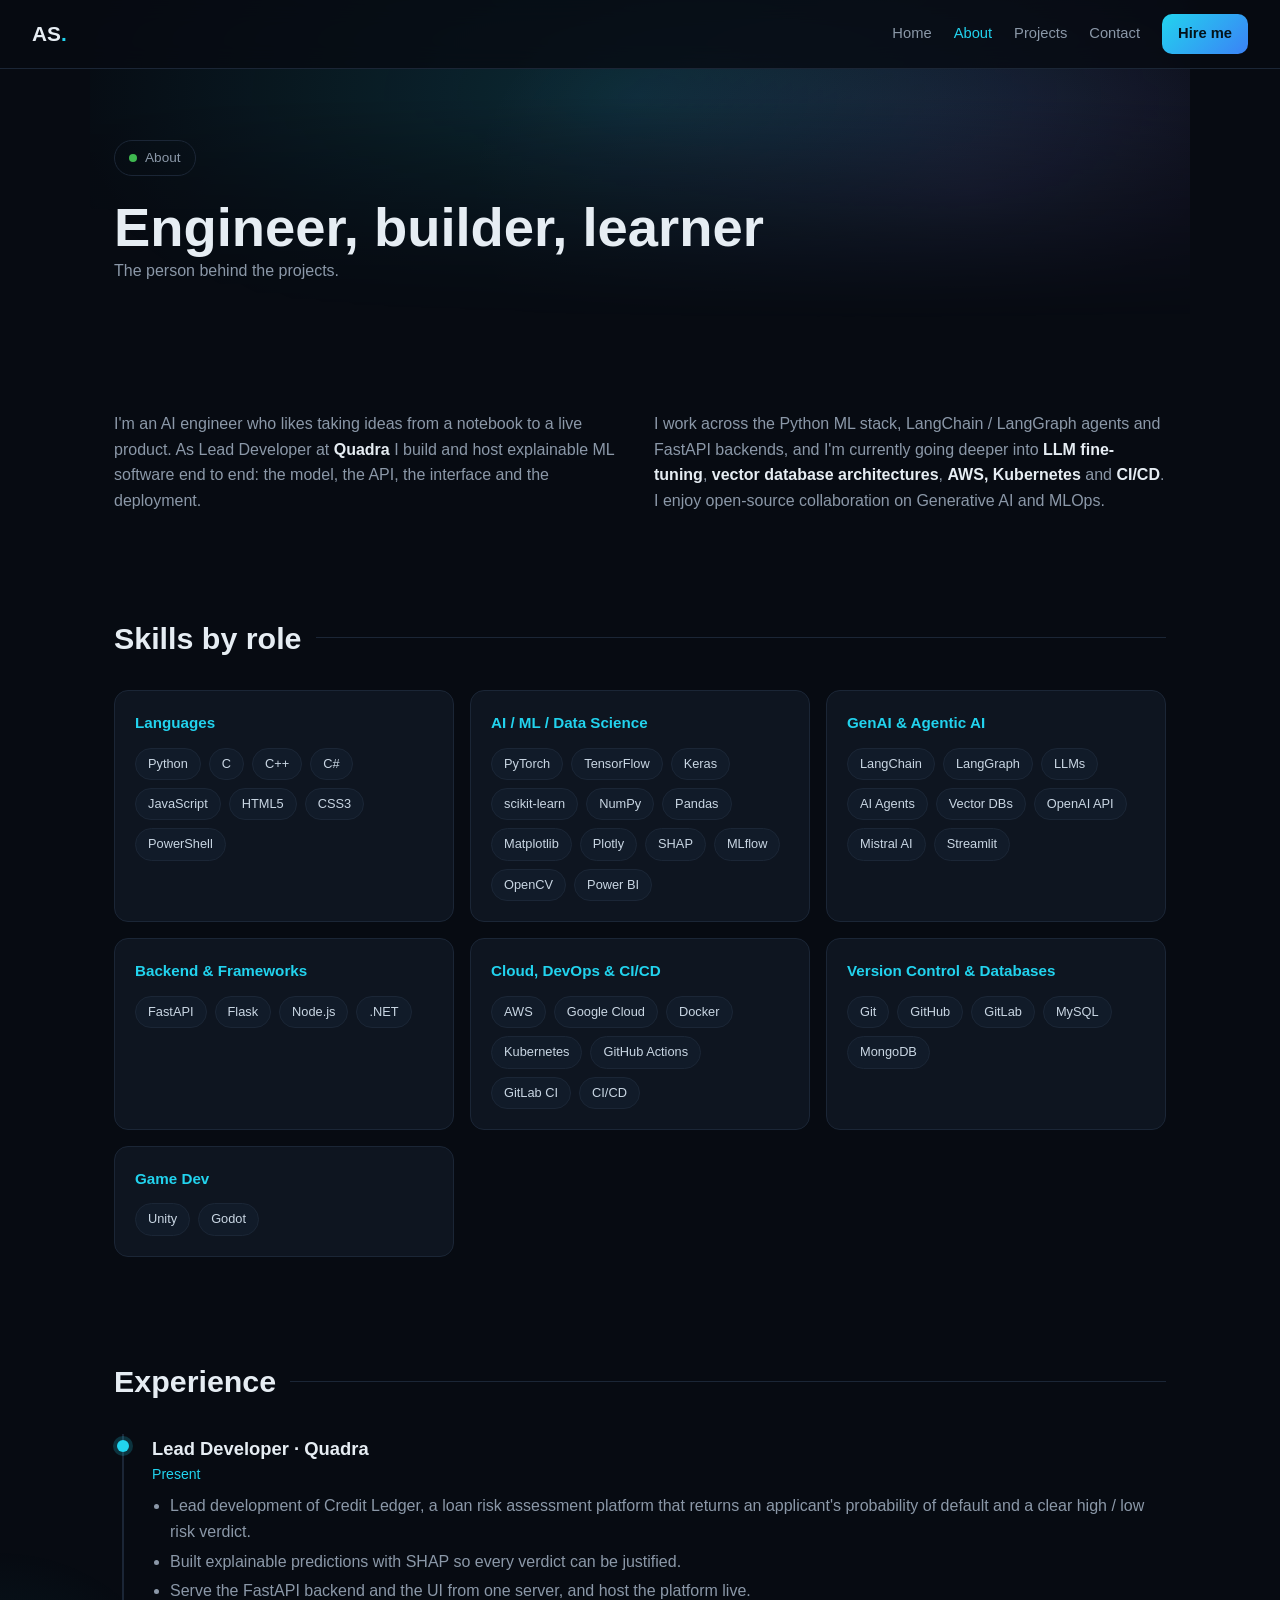
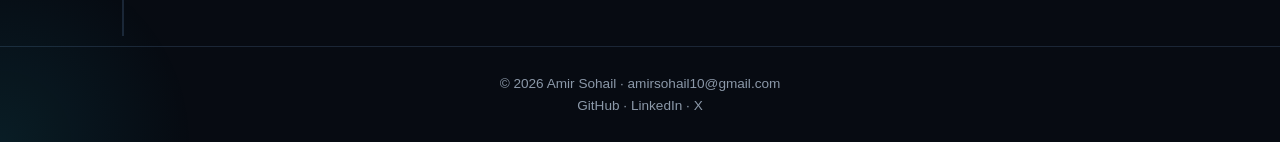
<file: about.html>
<!DOCTYPE html>
<html lang="en">
<head>
<meta charset="UTF-8">
<meta name="viewport" content="width=device-width, initial-scale=1.0">
<title>About | Amir Sohail</title>
<meta name="description" content="About Amir Sohail: skills, experience and background.">
<meta name="theme-color" content="#070b12"><link rel="icon" href="favicon.svg" type="image/svg+xml"><link rel="stylesheet" href="css/style.css">
</head>
<body>
<div class="progress" id="progress"></div>
<div id="nav"></div>
<main>
<section class="wrap phead"><div class="glow"></div><p class="eyebrow"><i></i> About</p><h1>Engineer, builder, learner</h1><p class="lead">The person behind the projects.</p></section>
<section class="wrap reveal"><div class="about">
  <p>I'm an AI engineer who likes taking ideas from a notebook to a live product. As Lead Developer at <b>Quadra</b> I build and host explainable ML software end to end: the model, the API, the interface and the deployment.</p>
  <p>I work across the Python ML stack, LangChain / LangGraph agents and FastAPI backends, and I'm currently going deeper into <b>LLM fine-tuning</b>, <b>vector database architectures</b>, <b>AWS, Kubernetes</b> and <b>CI/CD</b>. I enjoy open-source collaboration on Generative AI and MLOps.</p></div></section>
<section class="wrap reveal"><h3 class="sec">Skills by role</h3><div class="skills" id="skillGrid"></div></section>
<section class="wrap reveal"><h3 class="sec">Experience</h3><div class="timeline" id="timeline"></div></section>
</main>
<div id="foot"></div>
<script src="js/projects-data.js" defer></script>
<script src="js/script.js" defer></script>
</body>
</html>
</file>
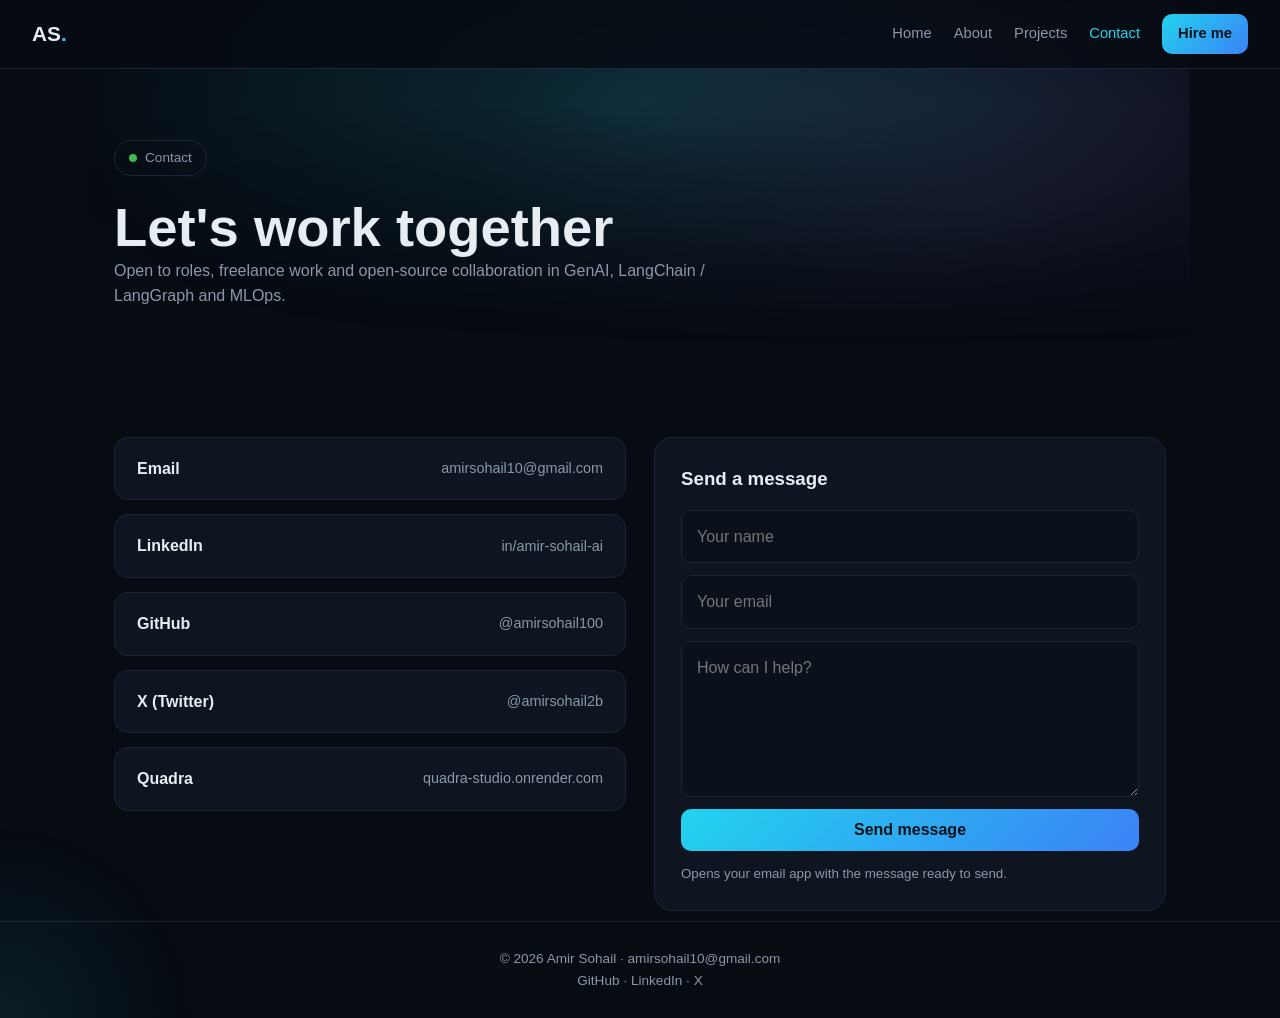
<file: contact.html>
<!DOCTYPE html>
<html lang="en">
<head>
<meta charset="UTF-8">
<meta name="viewport" content="width=device-width, initial-scale=1.0">
<title>Contact | Amir Sohail</title>
<meta name="description" content="Get in touch with Amir Sohail.">
<meta name="theme-color" content="#070b12"><link rel="icon" href="favicon.svg" type="image/svg+xml"><link rel="stylesheet" href="css/style.css">
</head>
<body>
<div class="progress" id="progress"></div>
<div id="nav"></div>
<main>
<section class="wrap phead"><div class="glow"></div><p class="eyebrow"><i></i> Contact</p><h1>Let's work together</h1><p class="lead">Open to roles, freelance work and open-source collaboration in GenAI, LangChain / LangGraph and MLOps.</p></section>
<section class="wrap"><div class="cgrid"><div class="cards"><a class="cc" href="mailto:amirsohail10@gmail.com" target="_blank" rel="noopener"><b>Email</b><span>amirsohail10@gmail.com</span></a><a class="cc" href="https://linkedin.com/in/amir-sohail-ai" target="_blank" rel="noopener"><b>LinkedIn</b><span>in/amir-sohail-ai</span></a><a class="cc" href="https://github.com/amirsohail100" target="_blank" rel="noopener"><b>GitHub</b><span>@amirsohail100</span></a><a class="cc" href="https://x.com/amirsohail2b" target="_blank" rel="noopener"><b>X (Twitter)</b><span>@amirsohail2b</span></a><a class="cc" href="https://quadra-studio.onrender.com" target="_blank" rel="noopener"><b>Quadra</b><span>quadra-studio.onrender.com</span></a></div>
  <form id="cform" class="form"><h3>Send a message</h3><input name="name" placeholder="Your name" required><input name="email" type="email" placeholder="Your email" required><textarea name="msg" rows="5" placeholder="How can I help?" required></textarea><button class="btn" type="submit">Send message</button><small>Opens your email app with the message ready to send.</small></form></div></section>
</main>
<div id="foot"></div>
<script src="js/projects-data.js" defer></script>
<script src="js/script.js" defer></script>
</body>
</html>
</file>
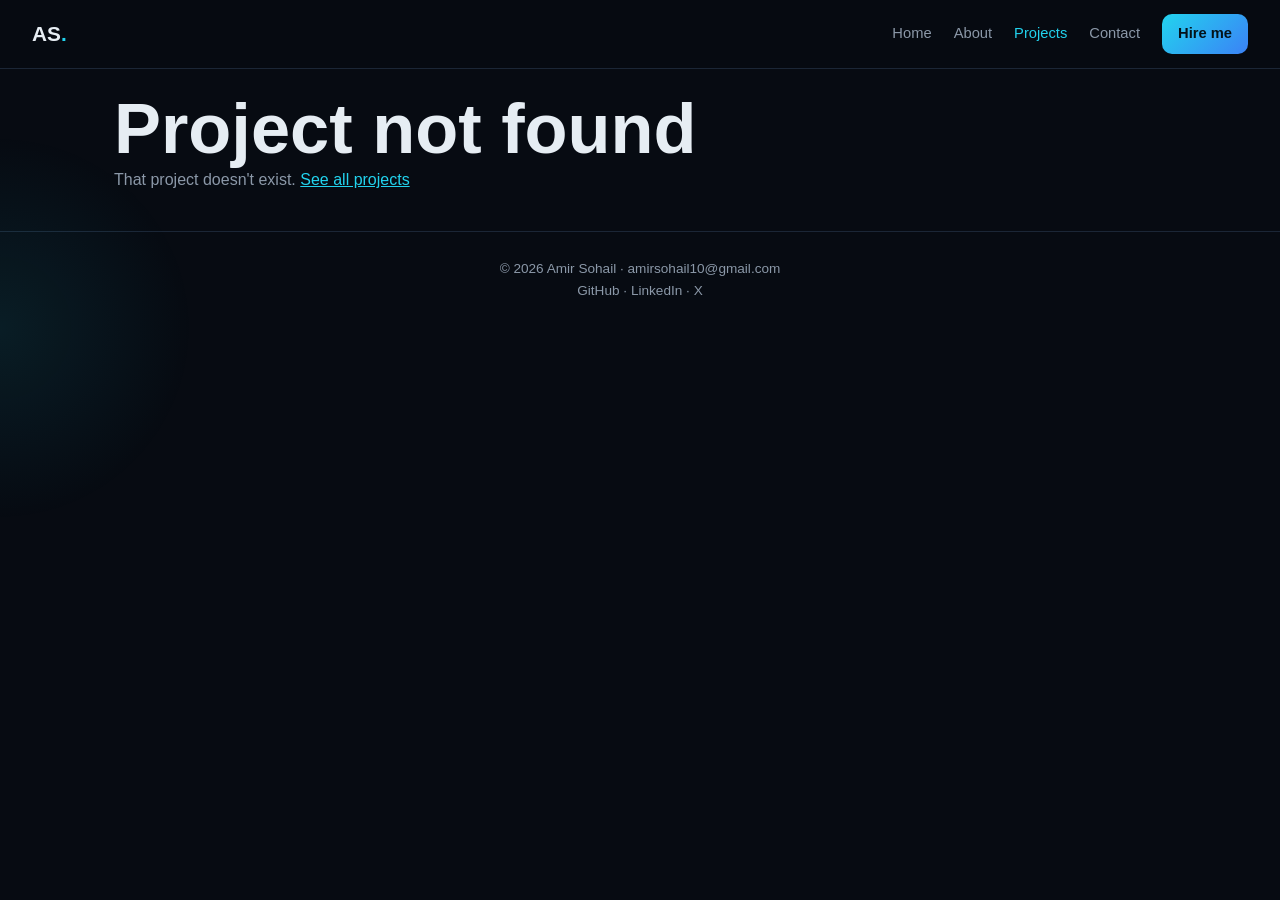
<file: project.html>
<!DOCTYPE html>
<html lang="en">
<head>
<meta charset="UTF-8">
<meta name="viewport" content="width=device-width, initial-scale=1.0">
<title>Project | Amir Sohail</title>
<meta name="description" content="Project details.">
<meta name="theme-color" content="#070b12"><link rel="icon" href="favicon.svg" type="image/svg+xml"><link rel="stylesheet" href="css/style.css">
</head>
<body>
<div class="progress" id="progress"></div>
<div id="nav"></div>
<main>
<section id="detail"></section>
</main>
<div id="foot"></div>
<script src="js/projects-data.js" defer></script>
<script src="js/script.js" defer></script>
</body>
</html>
</file>
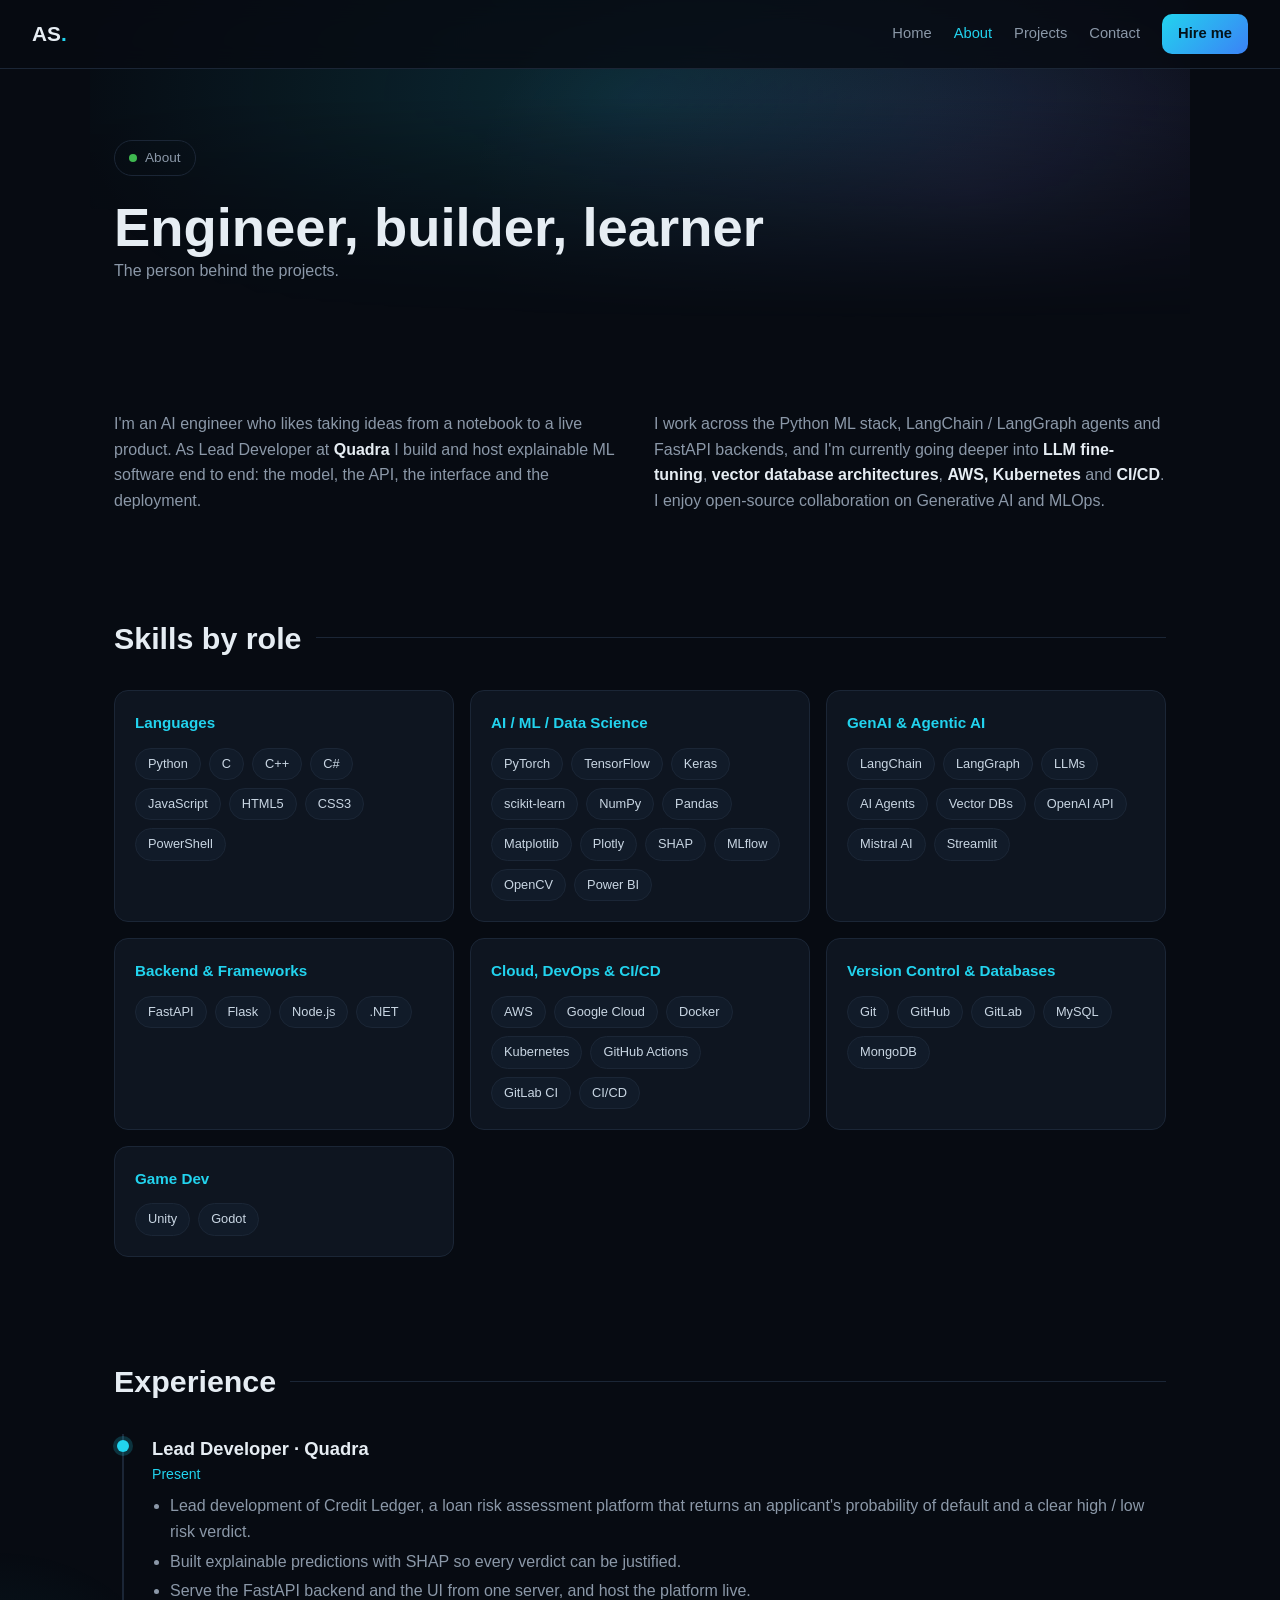
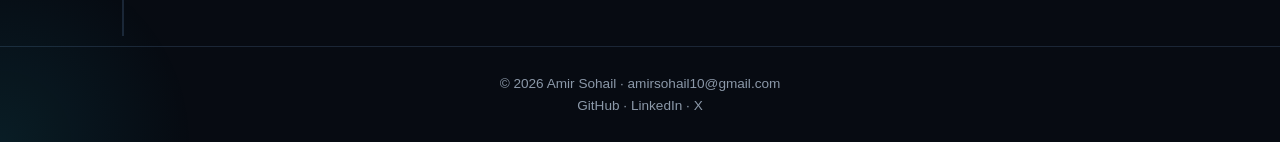
<file: pages/about.html>
<!DOCTYPE html>
<html lang="en">
<head>
<meta charset="UTF-8">
<meta name="viewport" content="width=device-width, initial-scale=1.0">
<title>About | Amir Sohail</title>
<meta name="description" content="About Amir Sohail: skills, experience and background.">
<meta name="theme-color" content="#070b12">
<link rel="icon" href="../favicon.svg" type="image/svg+xml">
<link rel="stylesheet" href="../css/style.css">
</head>
<body data-root="../">
<div class="progress" id="progress"></div>
<div id="nav"></div>
<main>
<section class="wrap phead"><div class="glow"></div><p class="eyebrow"><i></i> About</p><h1>Engineer, builder, learner</h1><p class="lead">The person behind the projects.</p></section>
<section class="wrap reveal"><div class="about">
  <p>I'm an AI engineer who likes taking ideas from a notebook to a live product. As Lead Developer at <b>Quadra</b> I build and host explainable ML software end to end: the model, the API, the interface and the deployment.</p>
  <p>I work across the Python ML stack, LangChain / LangGraph agents and FastAPI backends, and I'm currently going deeper into <b>LLM fine-tuning</b>, <b>vector database architectures</b>, <b>AWS, Kubernetes</b> and <b>CI/CD</b>. I enjoy open-source collaboration on Generative AI and MLOps.</p></div></section>
<section class="wrap reveal"><h3 class="sec">Skills by role</h3><div class="skills" id="skillGrid"></div></section>
<section class="wrap reveal"><h3 class="sec">Experience</h3><div class="timeline" id="timeline"></div></section>
</main>
<div id="foot"></div>
<script src="../js/projects-data.js" defer></script>
<script src="../js/script.js" defer></script>
</body>
</html>
</file>
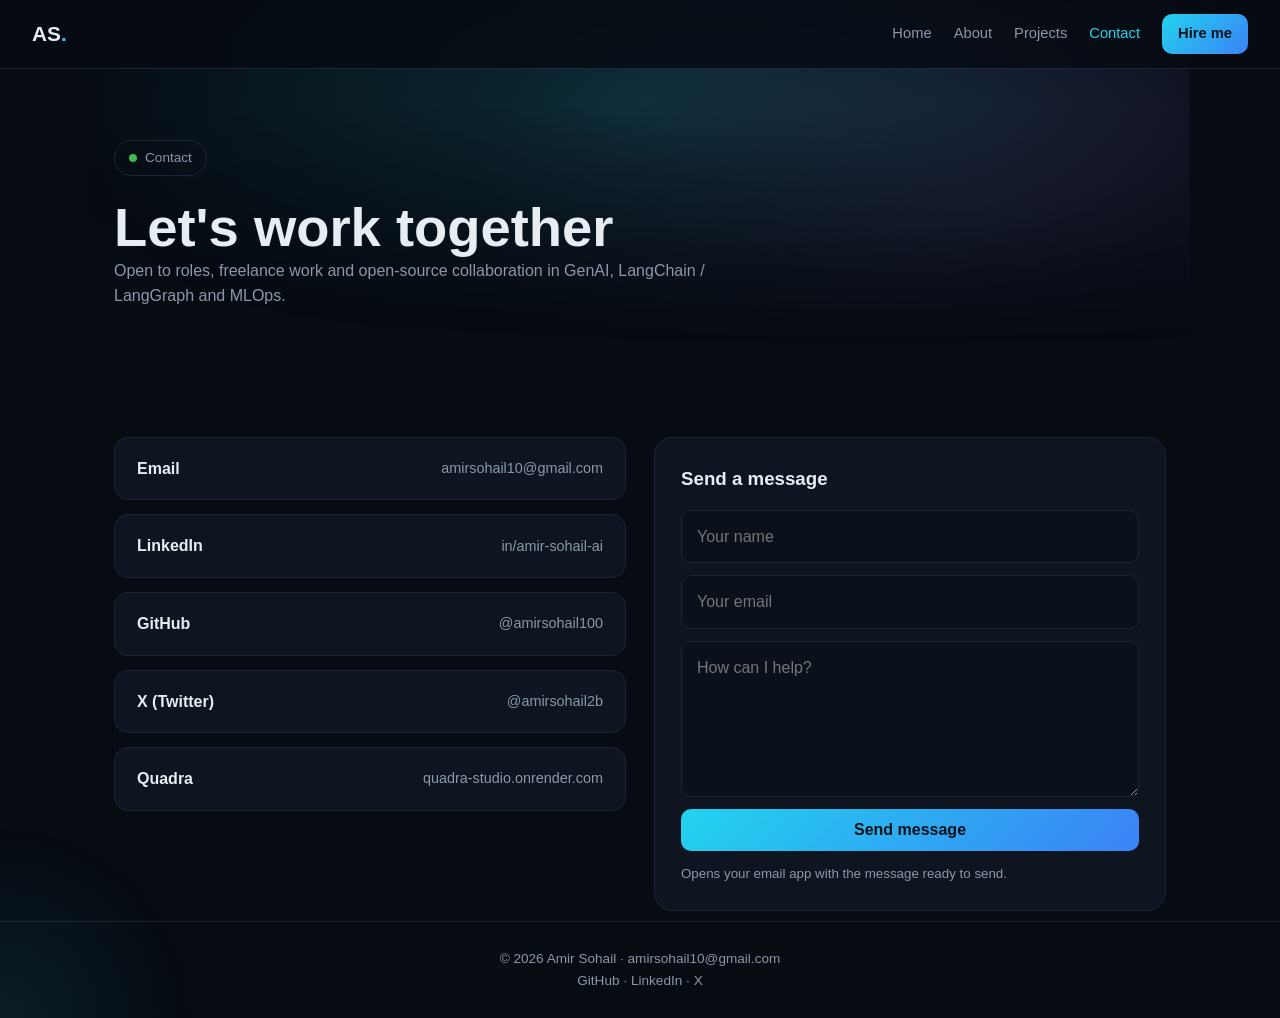
<file: pages/contact.html>
<!DOCTYPE html>
<html lang="en">
<head>
<meta charset="UTF-8">
<meta name="viewport" content="width=device-width, initial-scale=1.0">
<title>Contact | Amir Sohail</title>
<meta name="description" content="Get in touch with Amir Sohail.">
<meta name="theme-color" content="#070b12">
<link rel="icon" href="../favicon.svg" type="image/svg+xml">
<link rel="stylesheet" href="../css/style.css">
</head>
<body data-root="../">
<div class="progress" id="progress"></div>
<div id="nav"></div>
<main>
<section class="wrap phead"><div class="glow"></div><p class="eyebrow"><i></i> Contact</p><h1>Let's work together</h1><p class="lead">Open to roles, freelance work and open-source collaboration in GenAI, LangChain / LangGraph and MLOps.</p></section>
<section class="wrap"><div class="cgrid"><div class="cards"><a class="cc" href="mailto:amirsohail10@gmail.com" target="_blank" rel="noopener"><b>Email</b><span>amirsohail10@gmail.com</span></a><a class="cc" href="https://linkedin.com/in/amir-sohail-ai" target="_blank" rel="noopener"><b>LinkedIn</b><span>in/amir-sohail-ai</span></a><a class="cc" href="https://github.com/amirsohail100" target="_blank" rel="noopener"><b>GitHub</b><span>@amirsohail100</span></a><a class="cc" href="https://x.com/amirsohail2b" target="_blank" rel="noopener"><b>X (Twitter)</b><span>@amirsohail2b</span></a><a class="cc" href="https://quadra-studio.onrender.com" target="_blank" rel="noopener"><b>Quadra</b><span>quadra-studio.onrender.com</span></a></div>
  <form id="cform" class="form"><h3>Send a message</h3><input name="name" placeholder="Your name" required><input name="email" type="email" placeholder="Your email" required><textarea name="msg" rows="5" placeholder="How can I help?" required></textarea><button class="btn" type="submit">Send message</button><small>Opens your email app with the message ready to send.</small></form></div></section>
</main>
<div id="foot"></div>
<script src="../js/projects-data.js" defer></script>
<script src="../js/script.js" defer></script>
</body>
</html>
</file>
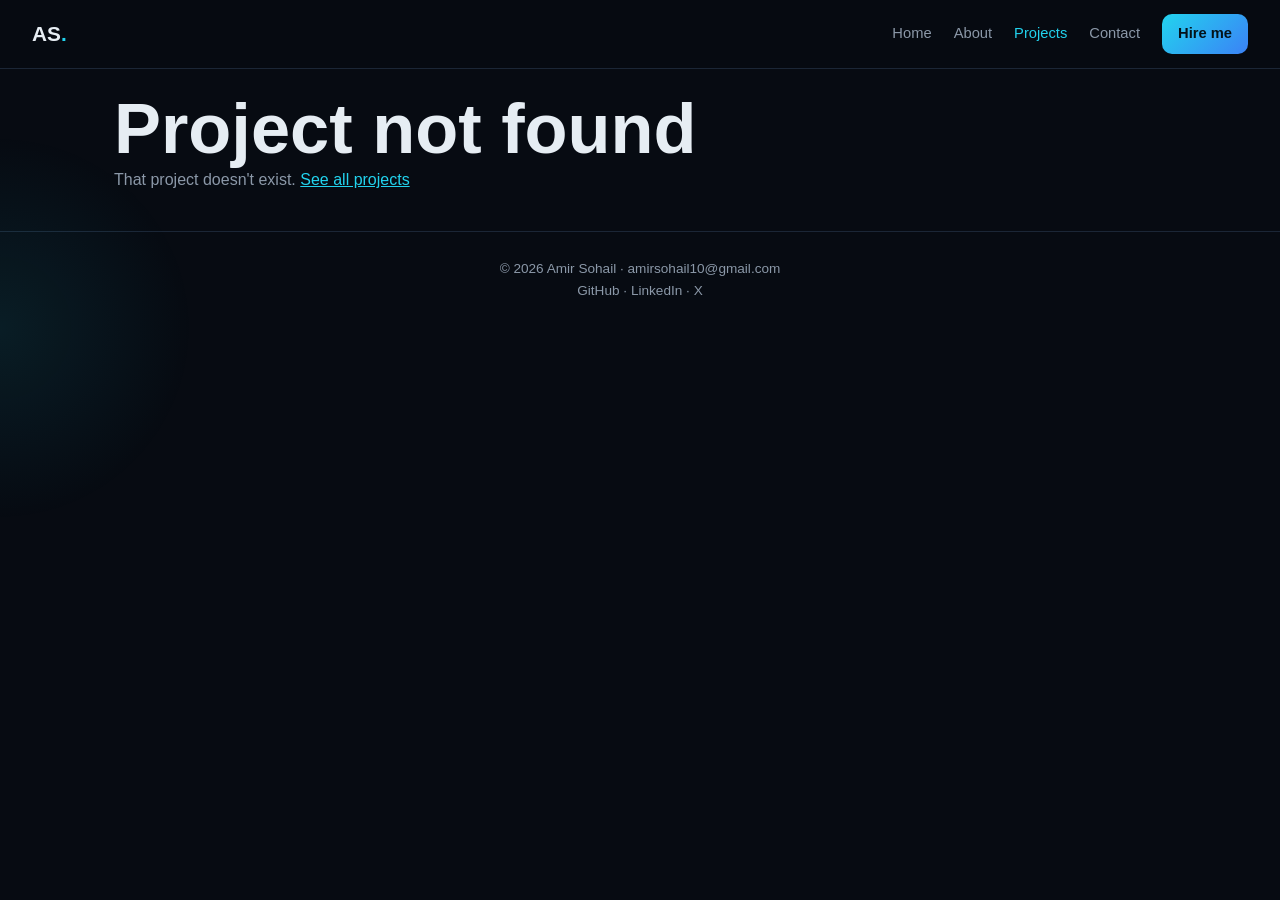
<file: pages/project.html>
<!DOCTYPE html>
<html lang="en">
<head>
<meta charset="UTF-8">
<meta name="viewport" content="width=device-width, initial-scale=1.0">
<title>Project | Amir Sohail</title>
<meta name="description" content="Project details.">
<meta name="theme-color" content="#070b12">
<link rel="icon" href="../favicon.svg" type="image/svg+xml">
<link rel="stylesheet" href="../css/style.css">
</head>
<body data-root="../">
<div class="progress" id="progress"></div>
<div id="nav"></div>
<main>
<section id="detail"></section>
</main>
<div id="foot"></div>
<script src="../js/projects-data.js" defer></script>
<script src="../js/script.js" defer></script>
</body>
</html>
</file>
<file: css/style.css>
:root{--bg:#070b12;--card:#0e1520;--line:#1b2636;--tx:#e6edf3;--mu:#8b98a8;--ac:#22d3ee;--ac2:#a371f7}
*{margin:0;padding:0;box-sizing:border-box}
html{scroll-behavior:smooth}
body{background:var(--bg);color:var(--tx);font-family:'Segoe UI',-apple-system,Roboto,Arial,sans-serif;line-height:1.6;overflow-x:hidden}
a{color:inherit;text-decoration:none}
.wrap{max-width:1100px;margin:0 auto;padding:90px 24px 10px}
.nav{position:fixed;top:0;left:0;right:0;z-index:20;display:flex;justify-content:space-between;align-items:center;padding:14px 32px;background:rgba(7,11,18,.8);backdrop-filter:blur(12px);border-bottom:1px solid var(--line)}
.logo{font-weight:800;font-size:1.3rem}.logo span{color:var(--ac)}
.nav nav{display:flex;gap:22px;align-items:center;font-size:.92rem;color:var(--mu)}
.nav nav a:hover{color:var(--tx)}
.btn{display:inline-block;padding:12px 24px;border-radius:10px;font-weight:600;background:linear-gradient(135deg,var(--ac),#3b82f6);color:#04121a;transition:.25s}
.btn:hover{transform:translateY(-2px);box-shadow:0 8px 24px rgba(34,211,238,.3)}
.btn.sm{padding:8px 16px;color:#04121a!important}
.btn.ghost{background:transparent;color:var(--tx);border:1px solid var(--line)}
.btn.ghost:hover{border-color:var(--ac);box-shadow:none}
.hero{position:relative;min-height:100vh;display:flex;flex-direction:column;justify-content:center;align-items:center;text-align:center;padding:120px 24px 60px}
.glow{position:absolute;inset:0;background:radial-gradient(600px 300px at 50% 30%,rgba(34,211,238,.16),transparent),radial-gradient(500px 300px at 80% 60%,rgba(163,113,247,.14),transparent);pointer-events:none}
.hero>*{position:relative}
.eyebrow{display:inline-flex;gap:8px;align-items:center;padding:6px 14px;border:1px solid var(--line);border-radius:30px;color:var(--mu);font-size:.85rem;margin-bottom:22px}
.eyebrow i{width:8px;height:8px;border-radius:50%;background:#3fb950;animation:pulse 1.8s infinite}
@keyframes pulse{50%{opacity:.3}}
h1{font-size:clamp(2.4rem,6vw,4.4rem);line-height:1.1;font-weight:800}
h1 em{font-style:normal;background:linear-gradient(90deg,var(--ac),#3b82f6,var(--ac2));-webkit-background-clip:text;background-clip:text;-webkit-text-fill-color:transparent}
.hero h2{font-size:clamp(1.05rem,2.4vw,1.5rem);color:var(--mu);font-weight:500;margin:14px 0}
.lead{max-width:620px;color:var(--mu);margin-bottom:28px}
.cta{display:flex;gap:12px;flex-wrap:wrap;justify-content:center}
.stats{display:grid;grid-template-columns:repeat(4,1fr);gap:14px;margin-top:56px;width:100%;max-width:800px}
.stats div{background:var(--card);border:1px solid var(--line);border-radius:14px;padding:18px 10px}
.stats b{display:block;font-size:1.9rem;color:var(--ac)}.stats span{font-size:.8rem;color:var(--mu)}
.sec{font-size:1.9rem;margin-bottom:28px;display:flex;align-items:center;gap:14px}
.sec:after{content:"";flex:1;height:1px;background:var(--line)}
.about{display:grid;grid-template-columns:1fr 1fr;gap:28px;color:var(--mu)}.about b{color:var(--tx)}
.skills{display:grid;grid-template-columns:repeat(auto-fit,minmax(300px,1fr));gap:16px}
.sk{background:var(--card);border:1px solid var(--line);border-radius:14px;padding:20px}
.sk h4{font-size:.95rem;margin-bottom:12px;color:var(--ac)}
.chips{display:flex;flex-wrap:wrap;gap:8px}
.chip{font-size:.8rem;padding:5px 12px;border-radius:30px;background:#111b29;border:1px solid var(--line);color:#c9d6e3;transition:.2s}
.chip:hover{border-color:var(--ac);color:var(--ac)}
.timeline{border-left:2px solid var(--line);margin-left:8px}
.job{position:relative;padding:0 0 28px 28px}
.job:before{content:"";position:absolute;left:-7px;top:6px;width:12px;height:12px;border-radius:50%;background:var(--ac);box-shadow:0 0 0 4px rgba(34,211,238,.2)}
.job h4{font-size:1.15rem}.job .meta{color:var(--ac);font-size:.88rem;margin-bottom:8px}
.job ul{color:var(--mu);padding-left:18px}.job li{margin-bottom:4px}
.featured{display:grid;gap:26px}
.fp{display:grid;grid-template-columns:1.25fr 1fr;gap:34px;align-items:center;background:var(--card);border:1px solid var(--line);border-radius:22px;padding:22px;transition:.3s}
.fp:nth-child(even){grid-template-columns:1fr 1.25fr}.fp:nth-child(even) .shot{order:2}
.fp:hover{border-color:rgba(34,211,238,.4);transform:translateY(-4px)}
.shot{position:relative;height:300px;border-radius:16px;display:flex;align-items:center;justify-content:center;overflow:hidden;background:var(--g)}
.shot:before{content:"";position:absolute;width:260px;height:260px;border-radius:50%;background:rgba(255,255,255,.12);filter:blur(40px);top:-60px;right:-40px}
.win{position:relative;width:78%;max-width:380px;background:#0b1220;border:1px solid rgba(255,255,255,.12);border-radius:12px;box-shadow:0 24px 50px rgba(0,0,0,.45);transform:rotate(-2deg);transition:.4s;overflow:hidden}
.fp:hover .win{transform:rotate(0) scale(1.04)}
.win .bar{display:flex;gap:5px;padding:9px 12px;border-bottom:1px solid rgba(255,255,255,.08)}.win .bar i{width:8px;height:8px;border-radius:50%;background:#ff5f57}.win .bar i:nth-child(2){background:#febc2e}.win .bar i:nth-child(3){background:#28c840}
.win .body{padding:14px;display:grid;gap:9px;font-size:.72rem;color:#9fb0c3}
.row{display:flex;align-items:center;gap:8px}.row span{width:70px}.row u{flex:1;height:7px;border-radius:4px;background:#1c2b40;position:relative;overflow:hidden}.row u:after{content:"";position:absolute;inset:0;width:var(--w);background:var(--ac);border-radius:4px}
.gauge{width:84px;height:84px;border-radius:50%;margin:0 auto;background:conic-gradient(var(--ac) 0 62%,#1c2b40 0);display:grid;place-items:center}.gauge b{width:62px;height:62px;border-radius:50%;background:#0b1220;display:grid;place-items:center;color:var(--tx);font-size:.8rem}
.bub{padding:7px 10px;border-radius:10px;background:#16233a;max-width:80%}.bub.me{background:var(--ac);color:#04121a;margin-left:auto}
.av{display:flex;gap:6px;justify-content:center}.av i{width:24px;height:24px;border-radius:50%;background:linear-gradient(135deg,var(--ac),var(--ac2))}
.pl{display:flex;gap:6px}.pl em{font-style:normal;padding:4px 9px;border-radius:20px;background:#16233a;color:var(--tx)}
.info .tag{font-size:.78rem;color:var(--ac);letter-spacing:1px;text-transform:uppercase}
.info h4{font-size:1.7rem;margin:6px 0 10px}.info p{color:var(--mu);margin-bottom:16px}
.info .chips{margin-bottom:20px}
.links{display:flex;gap:10px;flex-wrap:wrap}.links .btn{padding:9px 18px;font-size:.9rem}
.filters{display:flex;gap:10px;flex-wrap:wrap;margin-bottom:22px}
.filters button{cursor:pointer;background:transparent;color:var(--mu);border:1px solid var(--line);padding:7px 18px;border-radius:30px;font-size:.88rem;transition:.2s}
.filters button.on,.filters button:hover{color:#04121a;background:var(--ac);border-color:var(--ac)}
.grid{display:grid;grid-template-columns:repeat(auto-fill,minmax(310px,1fr));gap:22px}
.card{background:var(--card);border:1px solid var(--line);border-radius:18px;overflow:hidden;transition:.3s;display:flex;flex-direction:column}
.card:hover{border-color:rgba(34,211,238,.4);transform:translateY(-5px)}
.card .shot{height:210px;border-radius:0}.card .win{width:88%;transform:scale(.78) rotate(-2deg)}.card:hover .win{transform:scale(.82) rotate(0)}
.card .info{padding:18px 20px 22px}.card .info h4{font-size:1.2rem}.card .info p{font-size:.9rem}
.card.hide{display:none}
.contact{text-align:center;background:linear-gradient(135deg,rgba(34,211,238,.1),rgba(163,113,247,.1));border:1px solid var(--line);border-radius:24px;padding:60px 24px;margin-bottom:60px}
.contact h3{font-size:2rem}.contact p{color:var(--mu);margin:10px 0 26px}
footer{text-align:center;color:var(--mu);font-size:.85rem;padding:26px;border-top:1px solid var(--line)}
.reveal{opacity:0;transform:translateY(24px);transition:.8s}.reveal.in{opacity:1;transform:none}
@media(max-width:820px){.nav nav a:not(.btn){display:none}.about,.fp,.fp:nth-child(even){grid-template-columns:1fr}.fp:nth-child(even) .shot{order:0}.stats{grid-template-columns:repeat(2,1fr)}.shot{height:240px}}
@media(prefers-reduced-motion:reduce){*{animation:none!important;transition:none!important}}

/* ===== Showcase layout (editorial cards + floating glass mockups) ===== */
.featured{gap:56px}
.fp{display:block;padding:0;background:none;border:0;border-radius:0}
.fp:hover{transform:none;border:0}
.shot{perspective:1100px;background:var(--g)}
.shot:after{content:"";position:absolute;width:64%;height:70%;left:22%;top:12%;border-radius:18px;border:1px solid rgba(255,255,255,.28);background:linear-gradient(135deg,rgba(255,255,255,.22),rgba(255,255,255,.02));backdrop-filter:blur(6px);transform:rotateX(52deg) rotateZ(-30deg) translate3d(-30px,-26px,0);box-shadow:0 30px 60px rgba(0,0,0,.35)}
.win{z-index:1;transform:rotateX(12deg) rotateY(-14deg) rotateZ(3deg);transition:.5s}
.fp .shot{height:430px;border-radius:26px}
.fp .win{width:56%;max-width:460px}
.fp .win .body{padding:20px;gap:12px;font-size:.82rem}
.fp:hover .win{transform:rotateX(4deg) rotateY(-5deg) rotateZ(1deg) scale(1.04)}
.card .win{transform:scale(.78) rotateX(12deg) rotateY(-14deg) rotateZ(3deg)}
.card:hover .win{transform:scale(.82) rotateX(4deg) rotateY(-5deg) rotateZ(1deg)}
.meta2{display:grid;grid-template-columns:1fr 1.1fr;gap:20px 48px;padding:26px 6px 0;align-items:start}
.meta2 .num{font-size:.85rem;color:var(--mu);letter-spacing:2px}
.meta2 h4{font-size:clamp(1.8rem,3.4vw,2.8rem);line-height:1.1;margin:6px 0 10px;font-weight:800}
.meta2 .tag{font-size:.78rem;color:var(--ac);letter-spacing:1px;text-transform:uppercase}
.meta2 p{color:var(--mu);margin-bottom:16px}.meta2 .chips{margin-bottom:18px}
@media(max-width:820px){.meta2{grid-template-columns:1fr}.fp .shot{height:300px}.fp .win{width:74%}}

/* ===== Polish: split hero, animated avatar, marquee, progress ===== */
.hero{align-items:stretch;text-align:left;padding:130px 24px 70px}
.hero-grid{display:grid;grid-template-columns:1.1fr .9fr;gap:40px;align-items:center;max-width:1100px;margin:0 auto;width:100%}
.hero .cta{justify-content:flex-start}.hero .lead{margin-left:0}
.hero-grid .stats{max-width:none;margin-top:34px;gap:10px}.hero-grid .stats b{font-size:1.5rem}
.caret{display:inline-block;width:2px;height:1.1em;background:var(--ac);margin-left:3px;vertical-align:-3px;animation:pulse 1s steps(2) infinite}
.hero-art{position:relative;display:grid;place-items:center;aspect-ratio:1;max-width:460px;margin:0 auto;width:100%}
.hero-art .avatar{position:relative;width:74%;border-radius:50%;box-shadow:0 30px 70px rgba(0,0,0,.55);animation:bob 6s ease-in-out infinite}
.hero-art .spin{position:absolute;inset:6%;border-radius:50%;background:conic-gradient(from 0deg,var(--ac),transparent 30%,var(--ac2),transparent 65%,var(--ac));-webkit-mask:radial-gradient(circle,transparent 66%,#000 67%);mask:radial-gradient(circle,transparent 66%,#000 67%);animation:rot 9s linear infinite;opacity:.9}
.hero-art .orb{position:absolute;inset:14%;border-radius:50%;background:radial-gradient(circle,rgba(34,211,238,.35),transparent 70%);filter:blur(30px);animation:pulse 4s infinite}
.fl{position:absolute;padding:7px 14px;border-radius:30px;font-size:.8rem;font-weight:600;background:rgba(14,21,32,.85);border:1px solid var(--line);backdrop-filter:blur(8px);box-shadow:0 10px 30px rgba(0,0,0,.4);animation:bob 5s ease-in-out infinite}
.f1{top:10%;left:2%}.f2{top:18%;right:-2%;animation-delay:-1.5s}.f3{bottom:16%;left:-2%;animation-delay:-3s}.f4{bottom:8%;right:4%;animation-delay:-4s}
@keyframes bob{50%{transform:translateY(-12px)}}
@keyframes rot{to{transform:rotate(360deg)}}
.marquee{overflow:hidden;border-block:1px solid var(--line);padding:16px 0;-webkit-mask:linear-gradient(90deg,transparent,#000 12%,#000 88%,transparent);mask:linear-gradient(90deg,transparent,#000 12%,#000 88%,transparent)}
.track{display:flex;gap:42px;width:max-content;animation:scroll 35s linear infinite;color:var(--mu);font-weight:600;letter-spacing:1px;white-space:nowrap}
.track span:nth-child(3n){color:var(--ac)}
.marquee:hover .track{animation-play-state:paused}
@keyframes scroll{to{transform:translateX(-50%)}}
.progress{position:fixed;top:0;left:0;height:3px;width:0;z-index:30;background:linear-gradient(90deg,var(--ac),var(--ac2))}
.spot{position:fixed;width:420px;height:420px;border-radius:50%;pointer-events:none;z-index:0;background:radial-gradient(circle,rgba(34,211,238,.09),transparent 65%);transform:translate(-50%,-50%)}
.fp,.card{transform-style:preserve-3d;will-change:transform}
.hero-text>*{animation:rise .8s both}.hero-text>*:nth-child(2){animation-delay:.1s}.hero-text>*:nth-child(3){animation-delay:.2s}.hero-text>*:nth-child(4){animation-delay:.3s}.hero-text>*:nth-child(5){animation-delay:.4s}.hero-text>*:nth-child(6){animation-delay:.5s}
@keyframes rise{from{opacity:0;transform:translateY(22px)}}
@media(max-width:820px){.hero-grid{grid-template-columns:1fr}.hero-art{order:-1;max-width:300px}.hero{text-align:center}.hero .cta{justify-content:center}.hero-grid .stats{grid-template-columns:repeat(2,1fr)}}

/* ===== Multi-page additions ===== */
.nav nav a.on{color:var(--ac)}
.phead{position:relative;padding-top:140px;padding-bottom:10px}.phead>*{position:relative}.phead h1{font-size:clamp(2rem,5vw,3.4rem)}.phead .glow{position:absolute;inset:0;-webkit-mask:linear-gradient(#000 30%,transparent);mask:linear-gradient(#000 30%,transparent)}
.more{text-align:center;margin-top:34px}
.search{display:flex;align-items:center;gap:16px;margin-bottom:18px;flex-wrap:wrap}
.search input{flex:1;min-width:240px;background:var(--card);border:1px solid var(--line);color:var(--tx);padding:14px 18px;border-radius:12px;font-size:1rem;outline:0;transition:.2s}
.search input:focus{border-color:var(--ac);box-shadow:0 0 0 4px rgba(34,211,238,.12)}
#count{color:var(--mu);font-size:.88rem}.empty{text-align:center;color:var(--mu);padding:50px 0}
.card h4 a:hover{color:var(--ac)}.info .links .btn{padding:8px 16px;font-size:.85rem}
.dwrap{padding-top:110px}.back{color:var(--mu);display:inline-block;margin-bottom:18px}.back:hover{color:var(--ac)}
.shot.big{height:440px;border-radius:26px;margin-bottom:10px}.shot.big .win{width:52%;max-width:460px}
.dwrap h1{font-size:clamp(1.9rem,4vw,3rem);margin:6px 0 14px}.dwrap .lead{margin-bottom:14px}
.mini{margin:18px 0 8px;color:var(--ac);font-size:.9rem;text-transform:uppercase;letter-spacing:1px}.feat{padding-left:18px;color:var(--mu);margin-bottom:22px}.feat li{margin-bottom:6px}
.dwrap .grid{margin-top:6px}.u{color:var(--ac);text-decoration:underline}
.cgrid{display:grid;grid-template-columns:1fr 1fr;gap:28px;align-items:start}
.cards{display:grid;gap:14px}.cc{display:flex;justify-content:space-between;align-items:center;gap:14px;background:var(--card);border:1px solid var(--line);border-radius:14px;padding:18px 22px;transition:.25s}.cc:hover{border-color:var(--ac);transform:translateX(4px)}.cc span{color:var(--mu);font-size:.9rem}
.form{display:grid;gap:12px;background:var(--card);border:1px solid var(--line);border-radius:18px;padding:26px}.form h3{margin-bottom:4px}
.form input,.form textarea{background:#0a111b;border:1px solid var(--line);color:var(--tx);border-radius:10px;padding:13px 15px;font:inherit;outline:0}.form input:focus,.form textarea:focus{border-color:var(--ac)}.form button{border:0;cursor:pointer;font-size:1rem}.form small{color:var(--mu)}
footer a:hover{color:var(--ac)}
@media(max-width:820px){.nav{padding:12px 16px}.nav nav{gap:14px}.nav nav a:not(.btn){display:inline}.nav nav .btn{display:none}.cgrid{grid-template-columns:1fr}.shot.big{height:280px}.shot.big .win{width:76%}}

/* ===== Project image inside the tilted window + skill logos ===== */
.win img{display:block;width:100%;aspect-ratio:16/10;object-fit:cover;object-position:top}
.win .ph{aspect-ratio:16/10;display:grid;place-items:center;padding:16px;text-align:center;font-weight:800;font-size:1.05rem;color:#c9d6e3;background:#0b1220}
.lg{width:15px;height:15px;object-fit:contain;flex:none}
.chip{display:inline-flex;align-items:center;gap:7px}
.track span{display:inline-flex;align-items:center;gap:10px}.track .lg{width:22px;height:22px}
</file>
